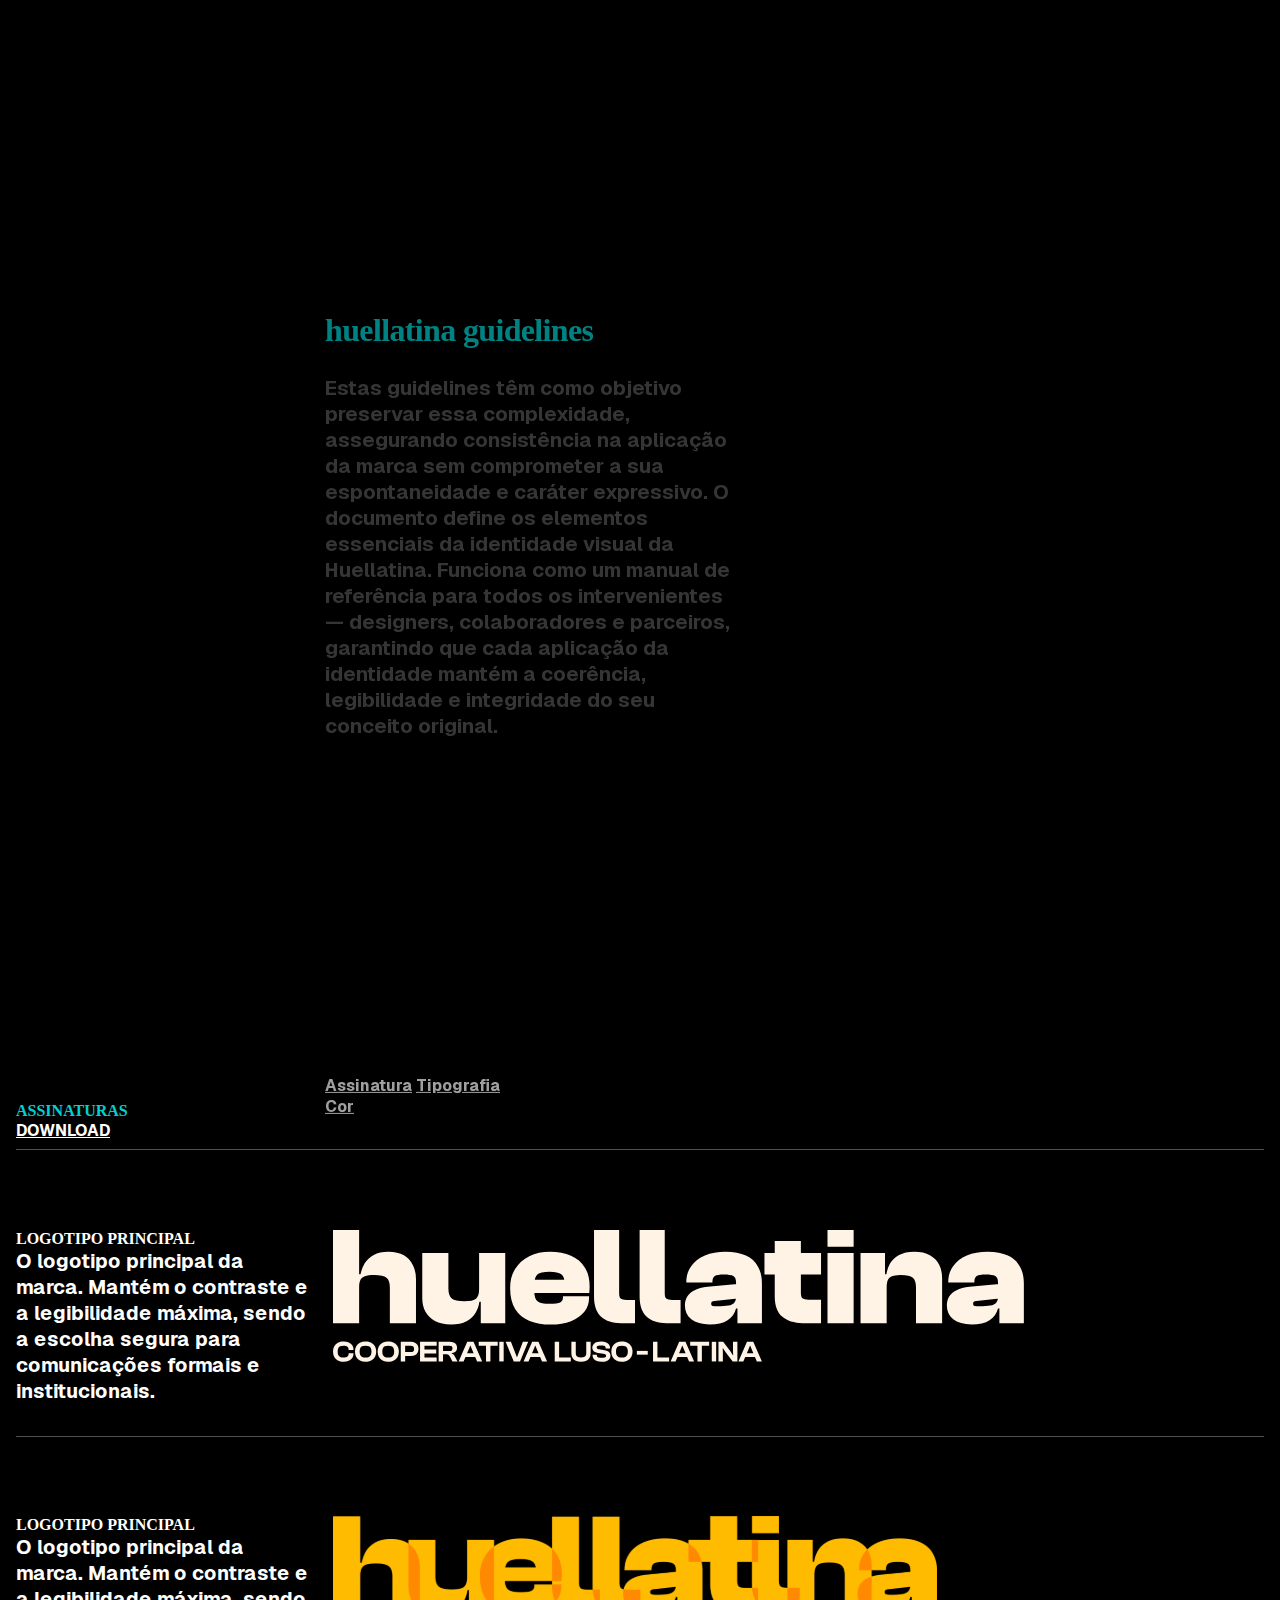
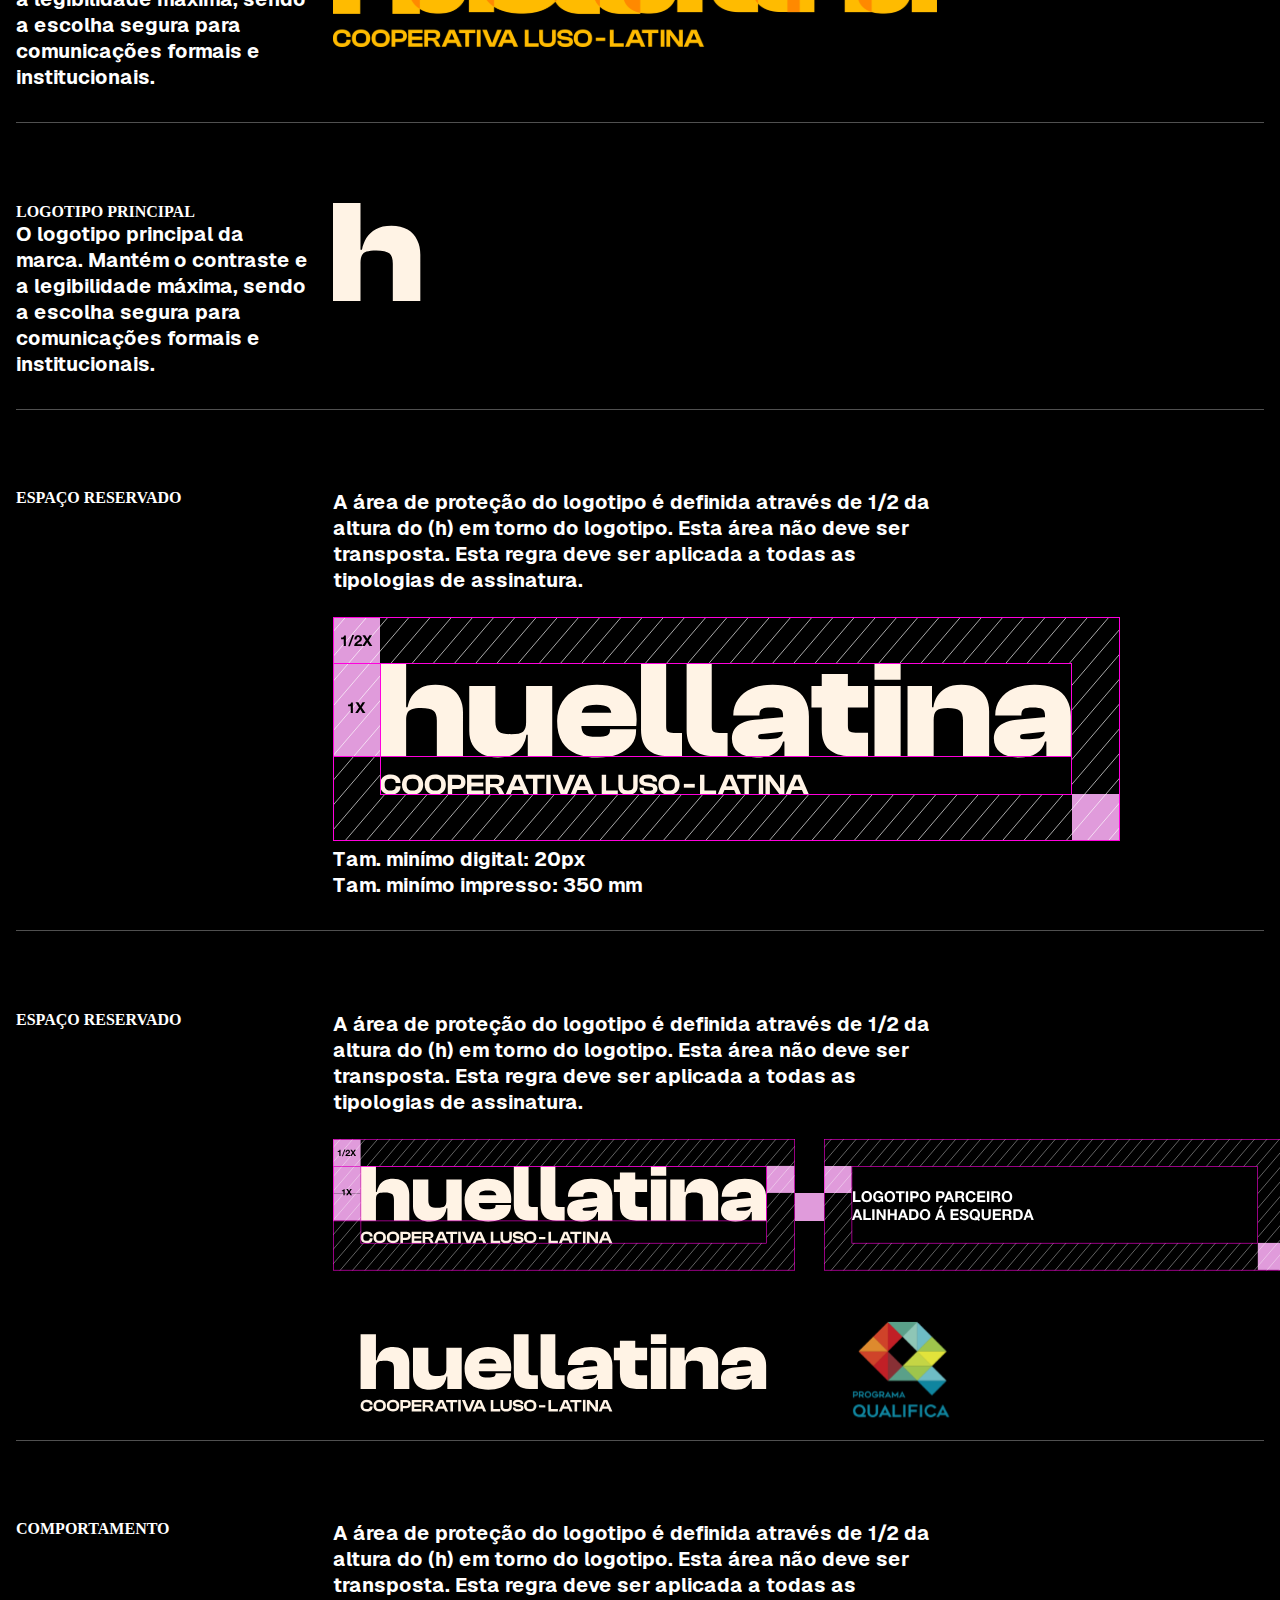
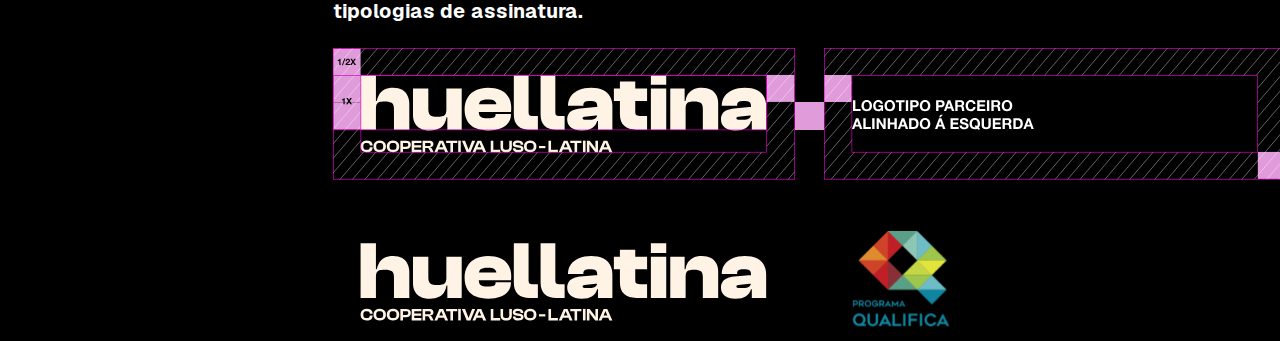
<file: index.html>
<!DOCTYPE html>
<html lang="en">
  <head>
    <meta charset="UTF-8" />
    <meta name="viewport" content="width=device-width, initial-scale=1.0" />
    <title>Huellatina Guidelines</title>
    <link rel="stylesheet" href="styles.css" />
  </head>

  <body>
   
<!-- HERO SECTION -->

    <div class="hero-section grid-container">
      <div>
        <h2 class="ciano a2">huellatina guidelines</h2>

        <p class="gb1 a2">
          Estas guidelines têm como objetivo preservar essa complexidade, assegurando consistência na aplicação da marca sem comprometer a sua espontaneidade e caráter expressivo.

        O documento define os elementos essenciais da identidade visual da Huellatina. Funciona como um manual de referência para todos os intervenientes — designers, colaboradores e parceiros, garantindo que cada aplicação da identidade mantém a coerência, legibilidade e integridade do seu conceito original.
        </p>

   


      </div>
    </div>

<div class="grid-container navbar a2 ">
         <nav>
           <a class="" href="#01">Assinatura</a>
           <a class="" href="#">Tipografia</a>
           <a class="" href="#">Cor</a>
         </nav>

</div>

<!-- HERO SECTION -->







<!--------------------------------------------------->

<!-- A . ASSINATURAS (INTRO SECÇÃO) -->

    <section class="sections" id="01">
      
        <div class="title01">
          <h3 class="subtitle">ASSINATURAS</h3>
          <a href="#" class="btn-download">DOWNLOAD</a>
        </div>

       <hr class="hr2">

  <!-- LOGOTIPO PRINCIPAL -->
      <div class="grid-container">
        <div class="title">
          <h4 class="subtitle">Logotipo Principal</h4>
          <p>
            O logotipo principal da marca. Mantém o contraste e a legibilidade máxima, sendo a escolha segura para comunicações formais e institucionais.
          </p>
        </div>
        
         <!--IMAGEM-->
        <div class="img-container" >
      
         <img src="images/A_01.svg" alt="Logotipo">
         </div>
      </div>

  <!-- LOGOTIPO SECUNDÁRIO-->

  <hr class="hr2">
  
  <div class="grid-container">
        <div class="title">
          <h4 class="subtitle">Logotipo Principal</h4>
          <p>
            O logotipo principal da marca. Mantém o contraste e a legibilidade máxima, sendo a escolha segura para comunicações formais e institucionais.
          </p>
        </div>
        
         <!--IMAGEM-->
        <div class="img-container" >
      
         <img src="images/A_02.svg" alt="Logotipo">
         </div>
    </div>

  <!-- ICON------------------------------->

   <hr class="hr2">
  
  <div class="grid-container">
        <div class="title">
          <h4 class="subtitle">Logotipo Principal</h4>
          <p>
            O logotipo principal da marca. Mantém o contraste e a legibilidade máxima, sendo a escolha segura para comunicações formais e institucionais.
          </p>
        </div>
        
         <!--IMAGEM-->
        <div class="img-container" >
      
         <img src="images/A_03.svg" alt="Logotipo">
         </div>
         </div>




    </section>

<!--------------------------------------------------->

<!-- 02. ESPAÇO RESERVADO-->

  <section class="sections">
      <hr>
      <div class="grid-container">
        <div class="title">
          <h4 class="subtitle">Espaço Reservado</h4>
        </div>
        <div class="info">
          <p>
            A área de proteção do logotipo é definida através de 1/2 da altura do (h) em torno do logotipo. Esta área não deve ser transposta.
            Esta regra deve ser aplicada a todas as tipologias de assinatura.
          </p>
        </div>

  <!--IMAGEM-->
        <div class="img-container" >
      
         <img src="images/A_04.svg" alt="Espaço reservado para logotipo">
         </div>

  <!--TAMANHOS-->

<div class="info">
          <p class="tecinfo">
            Tam. minímo digital:  20px <br>
            Tam. minímo impresso: 350 mm
          </p>
        </div>
      </div>
  </section>


<!--------------------------------------------------->

<!-- 03. ARTICULAÇÃO COM OUTRAS ENTIDADES-->

  <section class="sections">
      <hr>
      <div class="grid-container">
        <div class="title">
          <h4 class="subtitle">Espaço Reservado</h4>
        </div>
        <div class="info">
          <p>
            A área de proteção do logotipo é definida através de 1/2 da altura do (h) em torno do logotipo. Esta área não deve ser transposta.
            Esta regra deve ser aplicada a todas as tipologias de assinatura.
          </p>
        </div>

  <!--IMAGEM-->
        <div class="img-container" >
      
         <img src="images/A_05.svg" alt="Espaço reservado para logotipo">
         </div>
 </section>
         
<!--------------------------------------------------->

<!-- 04. COMPORTAMENTO-->

  <section class="sections">
      <hr>
      <div class="grid-container">
        <div class="title">
          <h4 class="subtitle">COMPORTAMENTO</h4>
        </div>
        <div class="info">
          <p>
            A área de proteção do logotipo é definida através de 1/2 da altura do (h) em torno do logotipo. Esta área não deve ser transposta.
            Esta regra deve ser aplicada a todas as tipologias de assinatura.
          </p>
        </div>

  <!--IMAGEM-->
        <div class="img-container" >
      
         <img src="images/A_05.svg" alt="Espaço reservado para logotipo">
         </div>
 </section>
         

   



   


    <script src="gsap.min.js"></script>
    <script src="ScrollTrigger.min.js"></script>
      <script src="script.js"></script>
  </body>
</html>
</file>
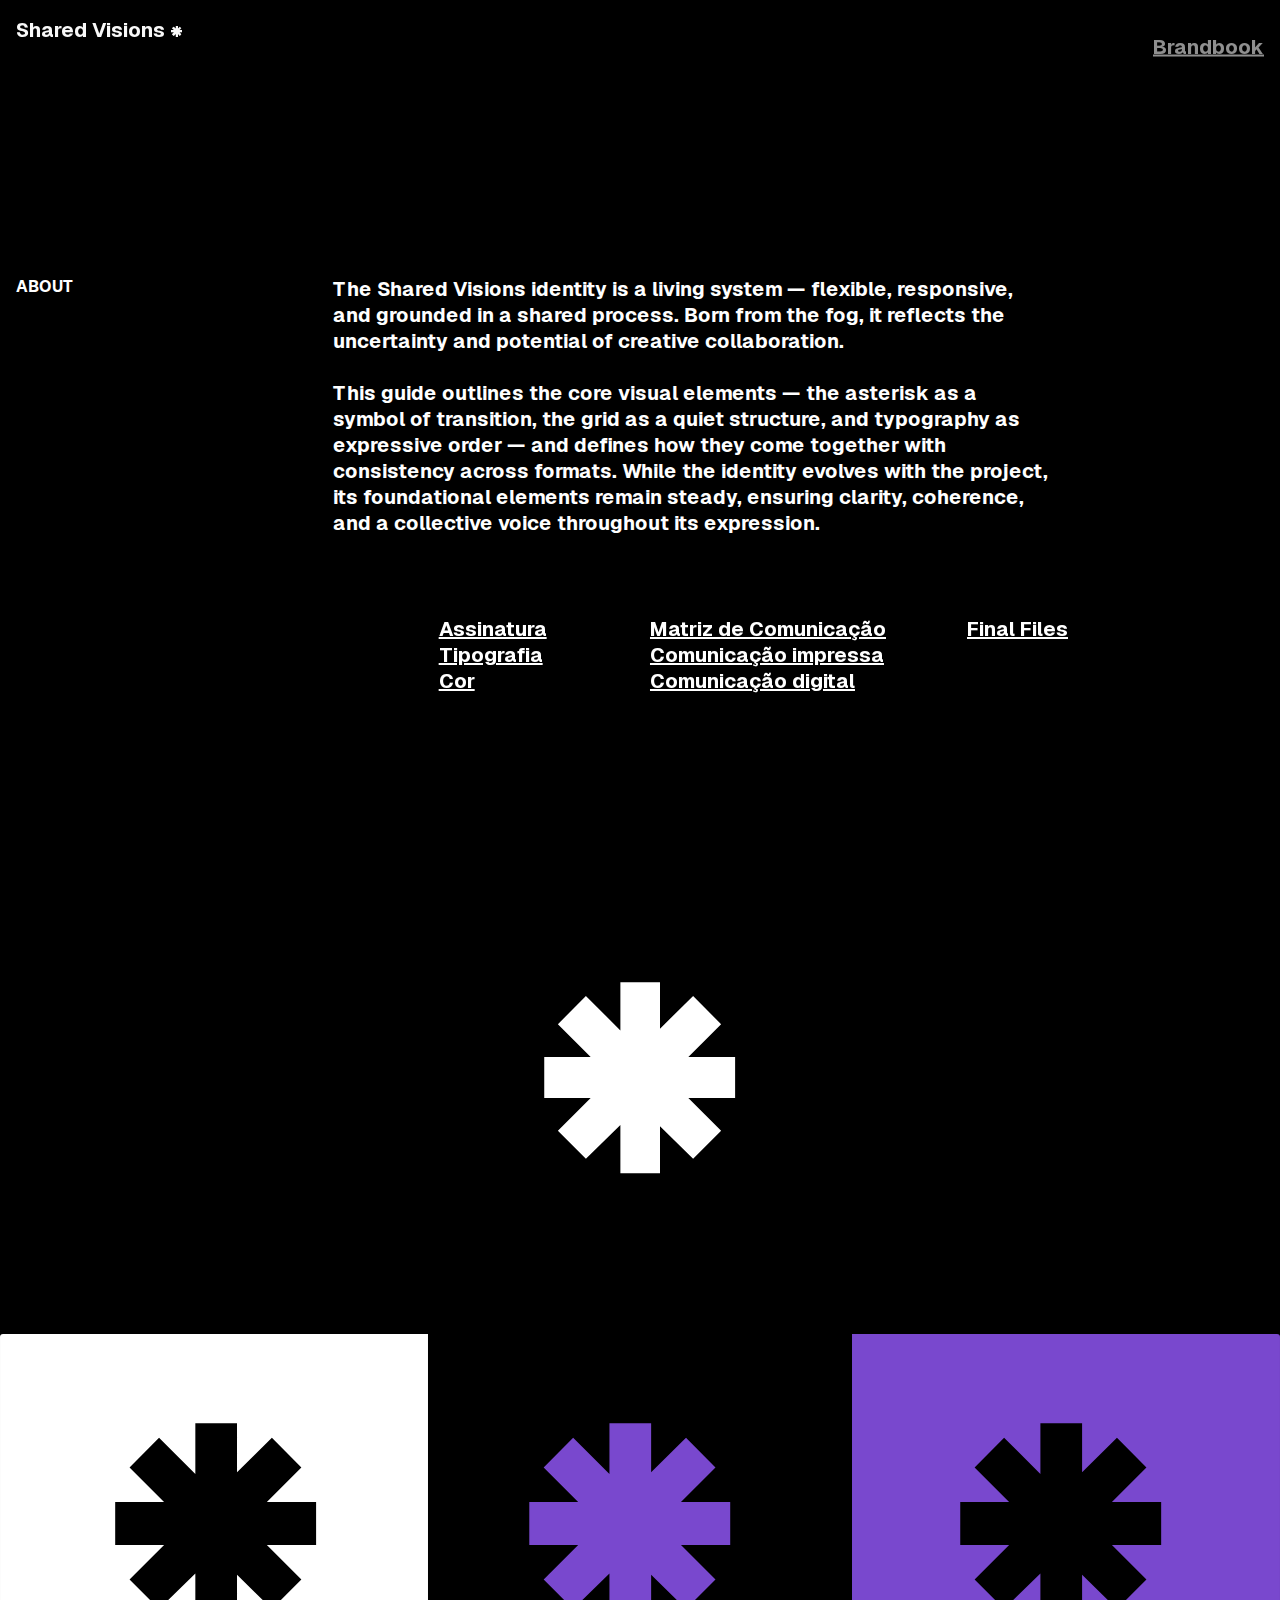
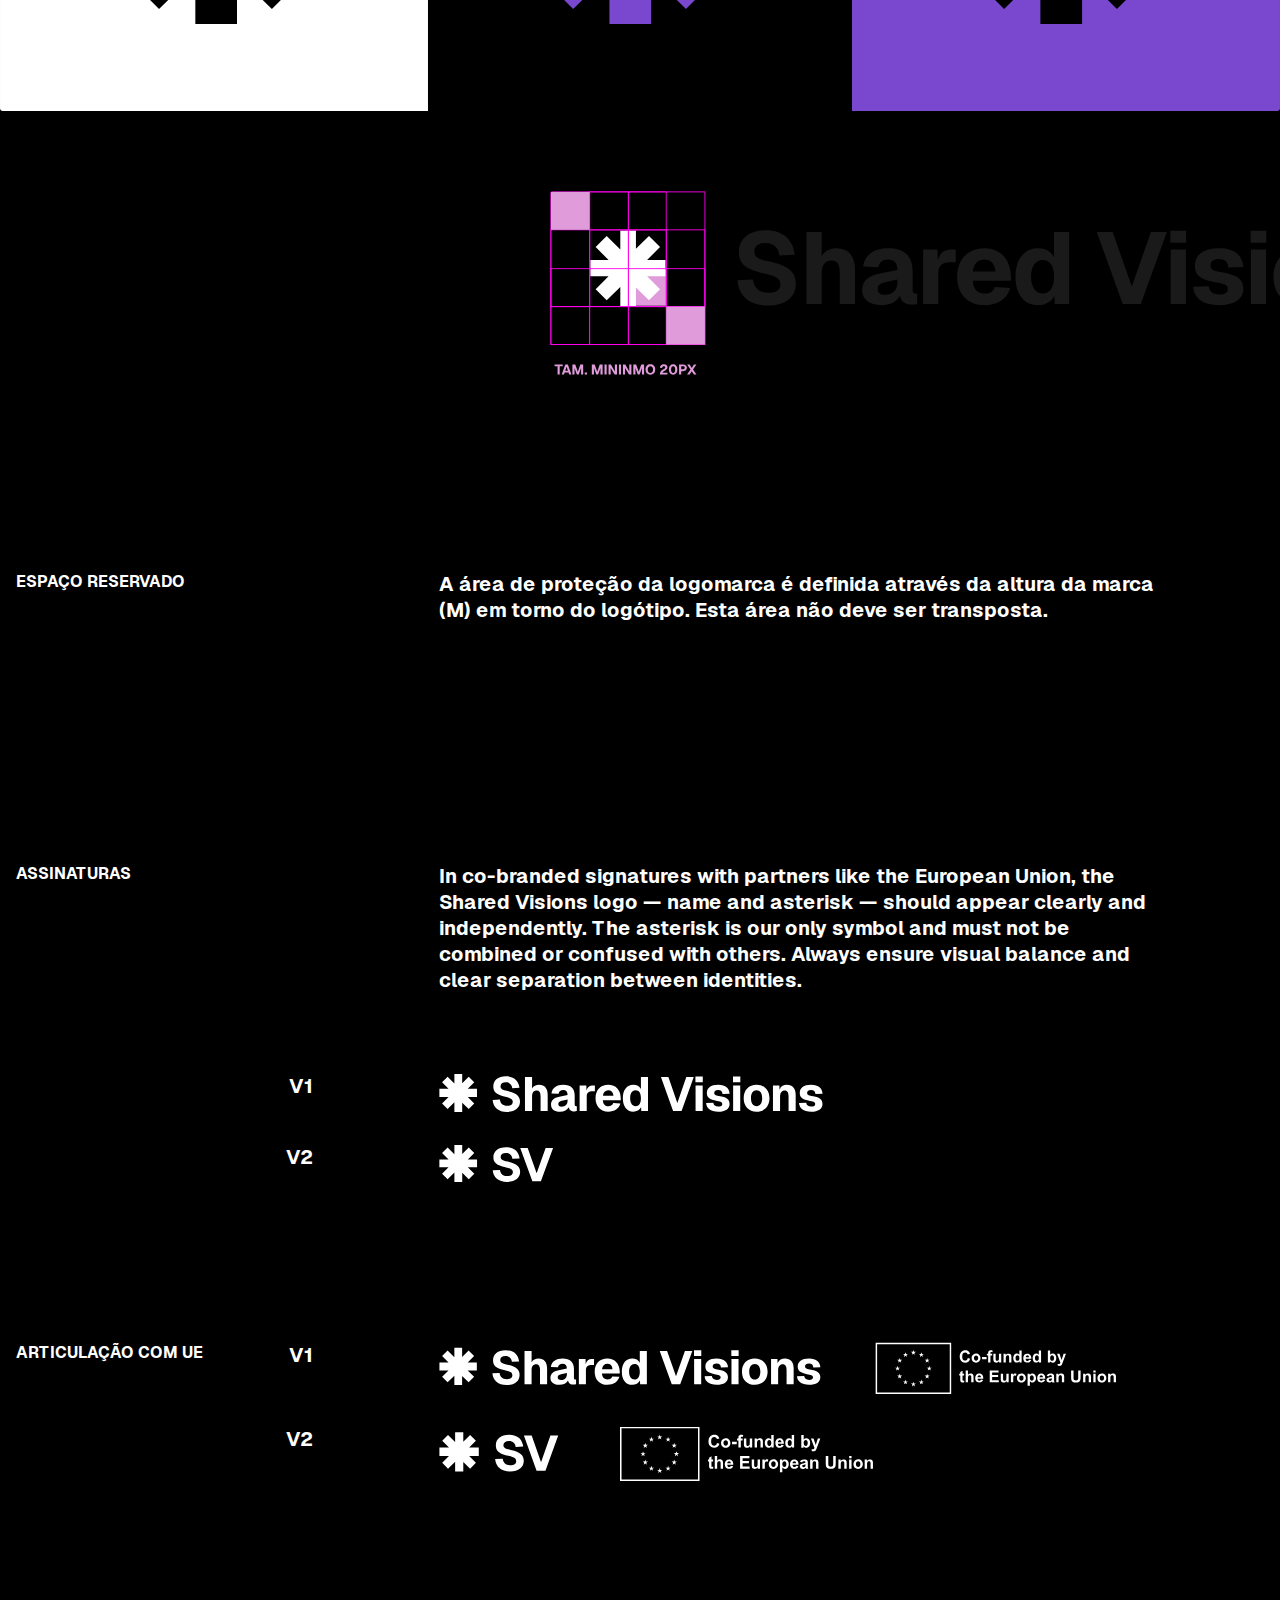
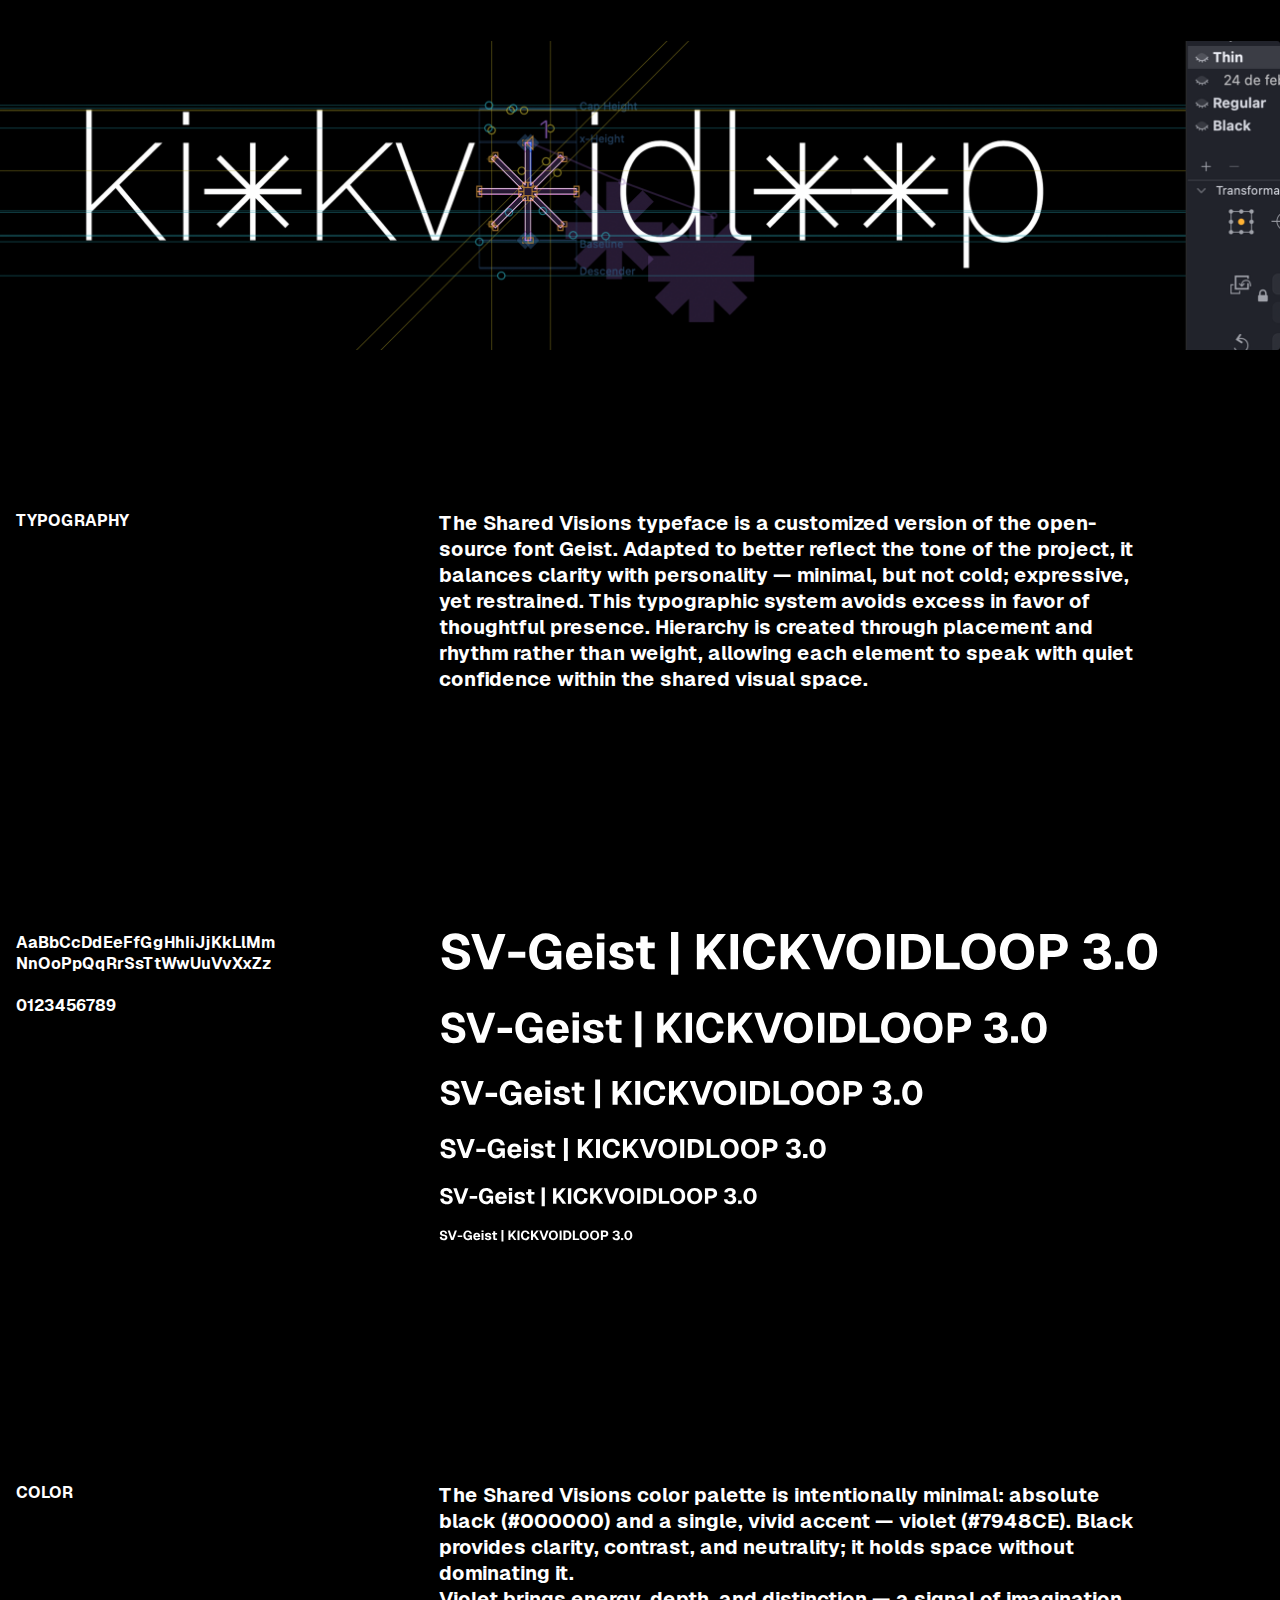
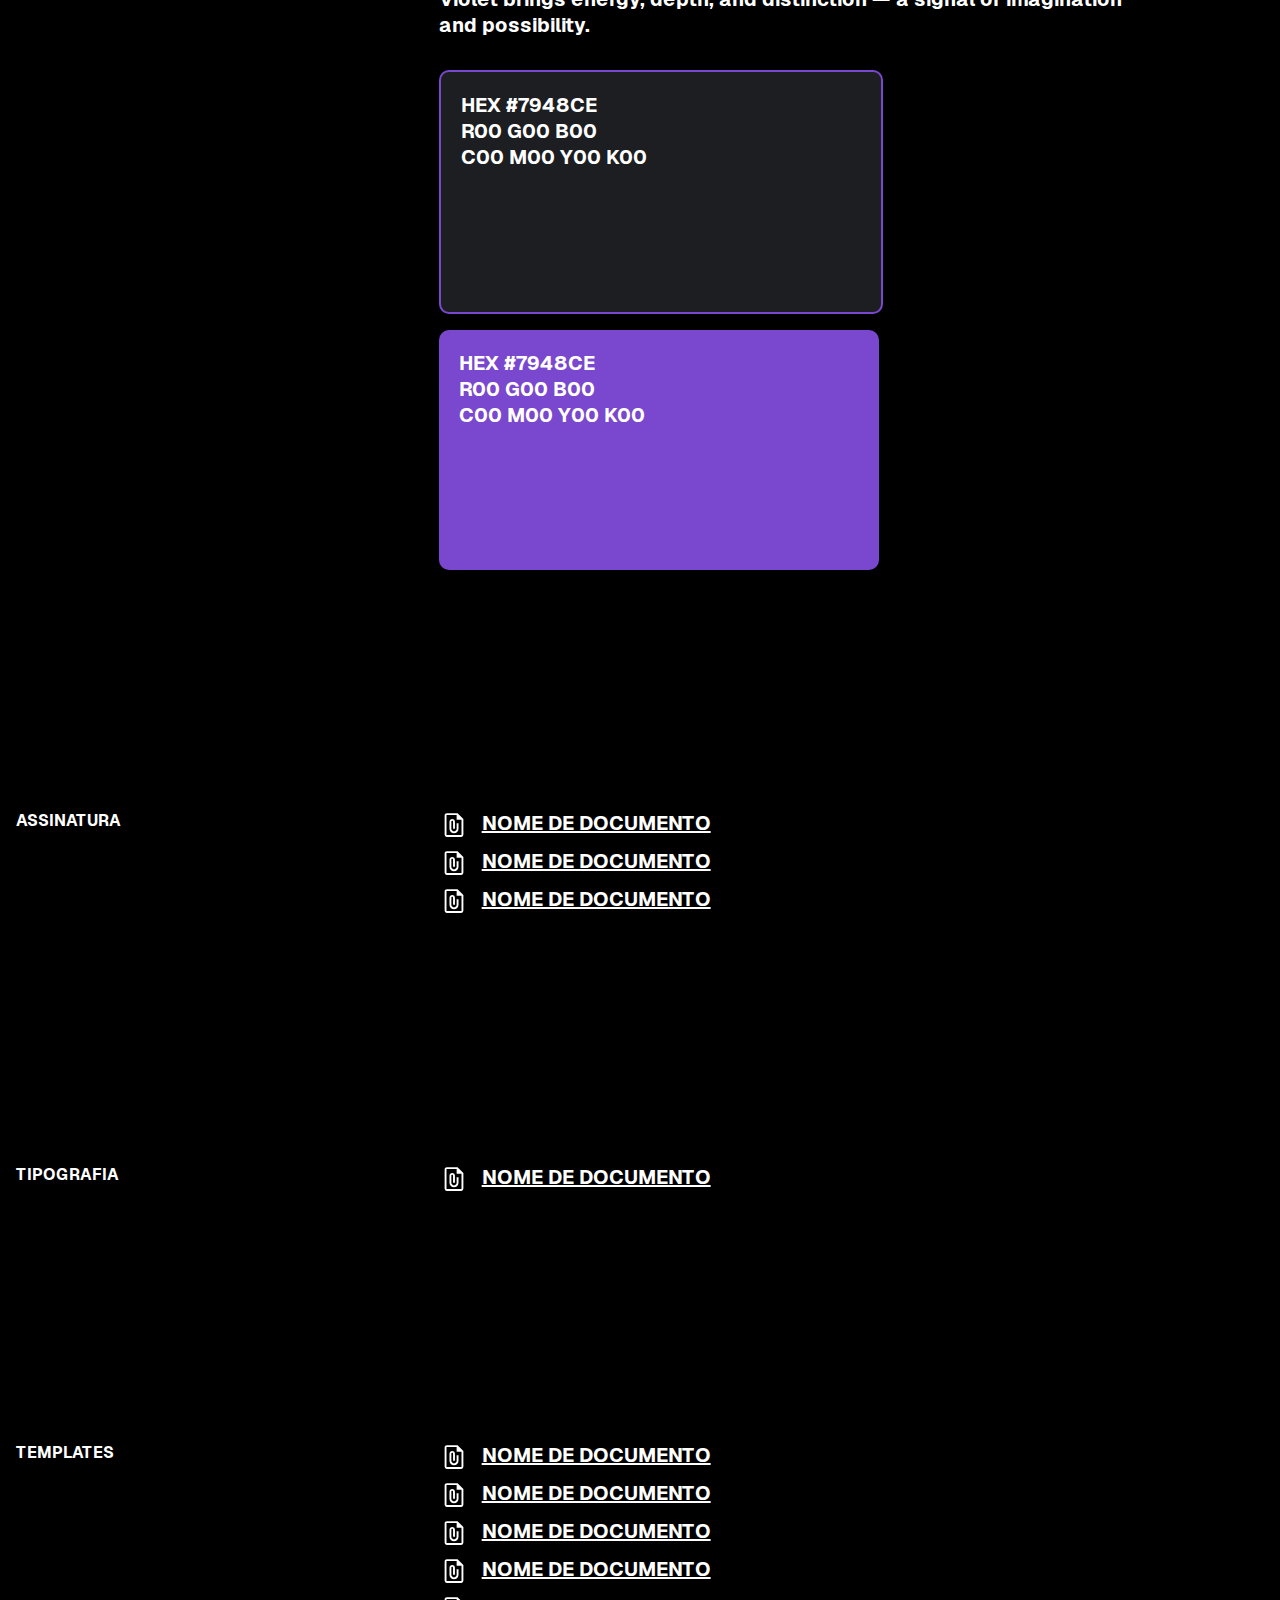
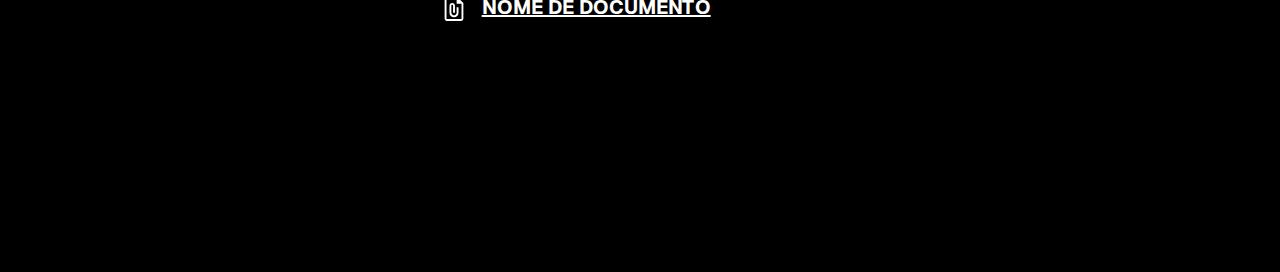
<file: brandbook.html>
<!DOCTYPE html>
<html lang="en">
  <head>
    <meta charset="UTF-8" />
    <meta name="viewport" content="width=device-width, initial-scale=1.0" />
    <title>Shared Visions Brandbook</title>
    <link rel="stylesheet" href="BBKstyles.css" />
  </head>

  <body>
    <nav class="sections grid-container navbar">
      <h1 class="a1">Shared Visions *</h1>
      <a class="a3" href="#idguidelines">Brandbook</a>
    </nav>

    <section id="info">
      <div class="grid-container">
        <div class="title">
          <p class="subtitle">About</p>
        </div>
        <div class="intro">
          <p>
            The Shared Visions identity is a living system — flexible,
            responsive, and grounded in a shared process. Born from the fog, it
            reflects the uncertainty and potential of creative collaboration.<br />
            <br />
            This guide outlines the core visual elements — the asterisk as a
            symbol of transition, the grid as a quiet structure, and typography
            as expressive order — and defines how they come together with
            consistency across formats. While the identity evolves with the
            project, its foundational elements remain steady, ensuring clarity,
            coherence, and a collective voice throughout its expression.
          </p>
        </div>
      </div>
    </section>

    <section class="grid-container stick2">
      <p id="bar1">
        <a href="#">Assinatura</a> <br />
        <a href="#">Tipografia</a> <br />
        <a href="#">Cor</a> <br />
      </p>

      <p id="bar2">
        <a href="#">Matriz de Comunicação</a> <br />
        <a href="#">Comunicação impressa</a> <br />
        <a href="#">Comunicação digital</a> <br />
      </p>

      <p id="bar3">
        <a href="#">Final Files</a>
      </p>
    </section>

    <div id="smooth-wrapper">
      <div id="smooth-content">
        <div class="reveal-img" id="logo">
          <div><img src="images/img23.svg" alt="" /></div>
        </div>

        <div>
          <div><img src="images/img24.svg" alt="" /></div>
        </div>

        <div class="logo-grid-div">
          <div><img src="images/img25.svg" alt="" /></div>
        </div>
      </div>
    </div>

    <section class="sections">
      <div class="grid-container">
        <div class="title">
          <p class="subtitle">Espaço Reservado</p>
        </div>
        <div class="info">
          <p>
            A área de proteção da logomarca é definida através da altura da
            marca (M) em torno do logótipo. Esta área não deve ser transposta.
          </p>
        </div>
      </div>
    </section>

    <section class="sections">
      <div class="grid-container">
        <div class="title">
          <p class="subtitle">Assinaturas</p>
        </div>
        <div class="info">
          <p>
            In co-branded signatures with partners like the European Union, the
            Shared Visions logo — name and asterisk — should appear clearly and
            independently. The asterisk is our only symbol and must not be
            combined or confused with others. Always ensure visual balance and
            clear separation between identities.
          </p>
        </div>

        <div class="versions">
          <p>V1</p>
        </div>

        <div class="comp first">
          <div><img src="images/img26.svg" alt="" /></div>
        </div>

        <div class="versions">
          <p>V2</p>
        </div>

        <div class="comp second">
          <div><img src="images/img27.svg" alt="" /></div>
        </div>
      </div>
    </section>

    <section class="sections">
      <div class="grid-container">
        <div class="title">
          <p class="subtitle">Articulação com UE</p>
        </div>

        <div class="versions">
          <p>V1</p>
        </div>

        <div class="comp third">
          <div><img src="images/img28.svg" alt="" /></div>
        </div>

        <div class="versions">
          <p>V2</p>
        </div>

        <div class="comp fourth">
          <div><img src="images/img29.svg" alt="" /></div>
        </div>
      </div>
    </section>

    <div id="smooth-wrapper">
      <div id="smooth-content">
        <div class="img-full">
          <div><img src="images/img30.png" alt="" /></div>
        </div>
      </div>
    </div>

    <section class="sections">
      <div class="grid-container">
        <div class="title">
          <p class="subtitle">Typography</p>
        </div>
        <div class="info">
          <p>
            The Shared Visions typeface is a customized version of the
            open-source font Geist. Adapted to better reflect the tone of the
            project, it balances clarity with personality — minimal, but not
            cold; expressive, yet restrained. This typographic system avoids
            excess in favor of thoughtful presence. Hierarchy is created through
            placement and rhythm rather than weight, allowing each element to
            speak with quiet confidence within the shared visual space.
          </p>
        </div>
      </div>
    </section>

    <section class="sections">
      <div class="grid-container">
        <div class="title">
          <p class="subtitle" style="text-transform: capitalize">
            AaBbCcDdEeFfGgHhIiJjKkLlMm<br />
            NnOoPpQqRrSsTtWwUuVvXxZz<br />
            <br />
            0123456789
          </p>
        </div>
        <div class="info">
          <div><img src="images/img31.svg" alt="" /></div>
        </div>
      </div>
    </section>

    <section class="sections">
      <div class="grid-container">
        <div class="title">
          <p class="subtitle">Color</p>
        </div>

        <div class="info">
          <p>
            The Shared Visions color palette is intentionally minimal: absolute
            black (#000000) and a single, vivid accent — violet (#7948CE). Black
            provides clarity, contrast, and neutrality; it holds space without
            dominating it.<br />
            Violet brings energy, depth, and distinction — a signal of
            imagination and possibility.
          </p>

          <div id="card1">
            <p>
              HEX #7948CE<br />
              R00 G00 B00<br />
              C00 M00 Y00 K00
            </p>
          </div>

          <div id="card2">
            <p>
              HEX #7948CE<br />
              R00 G00 B00<br />
              C00 M00 Y00 K00
            </p>
          </div>
        </div>
      </div>
    </section>

    <section class="sections">
      <div class="grid-container">
        <div class="title">
          <p class="subtitle">Assinatura</p>
        </div>

        <div class="info">
          <div class="links">
            <img src="images/img32.svg" />
            <a href="">Nome de documento</a>
          </div>

          <div class="links">
            <img src="images/img32.svg" />
            <a href="">Nome de documento</a>
          </div>

          <div class="links">
            <img src="images/img32.svg" />
            <a href="">Nome de documento</a>
          </div>
        </div>
      </div>
    </section>

    <section class="sections">
      <div class="grid-container">
        <div class="title">
          <p class="subtitle">Tipografia</p>
        </div>

        <div class="info">
          <div class="links">
            <img src="images/img32.svg" />
            <a href="">Nome de documento</a>
          </div>
        </div>
      </div>
    </section>

    <section class="sections">
      <div class="grid-container">
        <div class="title">
          <p class="subtitle">Templates</p>
        </div>

        <div class="info">
          <div class="links">
            <img src="images/img32.svg" />
            <a href="">Nome de documento</a>
          </div>

          <div class="links">
            <img src="images/img32.svg" />
            <a href="">Nome de documento</a>
          </div>

          <div class="links">
            <img src="images/img32.svg" />
            <a href="">Nome de documento</a>
          </div>

          <div class="links">
            <img src="images/img32.svg" />
            <a href="">Nome de documento</a>
          </div>

          <div class="links">
            <img src="images/img32.svg" />
            <a href="">Nome de documento</a>
          </div>
        </div>
      </div>
    </section>

    <script src="gsap.min.js"></script>
    <script src="ScrollTrigger.min.js"></script>
    <script src="script.js"></script>
  </body>
</html>
</file>
<file: styles.css>
@font-face {
  font-family: SV-Geist;
  src: url(fonts/SV-Geist.ttf);
}

html,
body {
  margin: 0;
  padding: 0;
  max-width: 4000px;
  margin: 0 auto;
  font-family: SV-Geist, Helvetica, sans-serif;
  font-weight: bold;
  background: black;
  background-size: cover;
  animation: gradient 7s ease infinite;
  width: 100%;
  height: auto;
}

a {
  text-decoration: underline;
  color: #fff;
}

.sections {
  padding: 0 1em;
}

.grid-container {
  display: grid;
  grid-template-columns: repeat(12, 1fr);
  column-gap: 20px;
  margin: 0;
}

nav{
  grid-column: 4/6;
}




h2{
color: #00D1D1;
font-family: "Helvetica Neue";
font-size: 32px;
font-style: normal;
font-weight: 700;
line-height: normal;
letter-spacing: -0.64px;
}

h3{
color: #00D1D1;
font-family: "Helvetica Neue";
font-size: 18px;
font-style: normal;
font-weight: 700;
line-height: normal;
text-transform: uppercase;
margin: 0;

}

h4{
color: #ffffff;
font-family: "Helvetica Neue";
font-size: 18px;
font-style: normal;
font-weight: 700;
line-height: normal;
text-transform: uppercase;
margin: 0;
}

p {
  font-size: 20px;
  color: #fff;
  margin: 0;
}


/* ------------------HERO */
.hero-section {
  height: 100vh;
}

.hero-section div {
  grid-column: 4 / 8;
  margin-top: 30vh;
}

/* ------------------HERO */


/* -------------------------- NAV BAR */

.navbar {
  position: sticky;
  top: 1em;
  width: auto;
  margin-top: 10em;
  mix-blend-mode: difference;
  z-index: 10;

}

h1 {
  grid-column: 1 / 3;
}

nav a {
  grid-column: 12 / 13;
  justify-self: end;
}

/* -------------------------- NAV BAR */


hr {
  height: 0.5px;
  border:none;
  background-color: #505050;
  width: 100%; /* largura da linha */
  margin-bottom: 80px;

}


.img-container{
width: 100%;
height: auto;
grid-column:4/span 6;
}


.subtitle {
  text-transform: uppercase;
  font-size: 16px;
}

.gb1 {
  color: rgb(85, 85, 85);
}

.fright {
  justify-self: end;
}

.title {
  grid-column: 1 / span 3;
  margin-bottom: 24px;
}

.info {
  grid-column: 4 / span 6;
  margin-bottom: 24px;
}

#info {
  padding-bottom: 10em;
}

.img-grid {
  column-gap: 1rem;
  padding-top: 1rem;
}

.cols-1 {
  column-count: 1;
}

.cols-2 {
  column-count: 2;
}

.grid-item {
  break-inside: avoid;
}

.stick {
  mix-blend-mode: difference;
  top: 0.8em;
  margin-left: 50em;
  position: sticky;
    z-index: 10;

}

.stick2 {
  mix-blend-mode: difference;
  top: 0.8em;
  margin-left: 50em;
  margin-bottom: 2em;
  position: sticky;
  z-index: 10;

}

@media (max-width: 600px) {
  .grid-container {
    display: grid;
    grid-template-columns: repeat(5, 1fr);
    column-gap: 13px;
  }

  .hero-section{
    padding: 3em 1em 0 1em;
    height: 60vh;
  }

  .hero-section div {
    grid-column: 1 / 6;
  }

 
  p {
    font-size: 18px;
    color: #fff;
    margin: 0;
  }

  .subtitle {
    font-size: 13px;
  }

  h1 {
    grid-column: 1 / 5;
  }

  .navbar {
    margin-top: 35vh;
  }

  nav a{
    grid-column: 5 / 6;
  }

  .title{
    grid-column: 1 / 6;
  }

  .info{
    grid-column: 1 / 6;
  }

  .stick {
    margin-left: 0em;
  }

  .stick2 {
    top: 4em;
    margin: 1.5em 0em;
  }

  #info {
    padding-bottom: 5em;
  }

}
</file>
<file: BBKstyles.css>
@font-face {
  font-family: SV-Geist;
  src: url(fonts/SV-Geist.ttf);
}

html,
body {
  margin: 0;
  padding: 0;
  max-width: 4000px;
  margin: 0 auto;
  font-family: SV-Geist, Helvetica, sans-serif;
  font-weight: bold;
  background: black;
  background-size: cover;
  animation: gradient 7s ease infinite;
  width: 100%;
  height: auto;
}

a {
  text-decoration: underline;
  color: #fff;
}

.sections {
  padding: 0 1em;
  margin: 10em 0;
}

.grid-container {
  display: grid;
  grid-template-columns: repeat(12, 1fr);
  column-gap: 20px;
}

h1,
h2,
h3,
h4,
a,
p {
  font-size: 20px;
  color: #fff;
  margin: 0;
}

/* -------------------------- NAV BAR */

.navbar {
  position: sticky;
  top: 1em;
  width: auto;
  margin-top: 0vh;
  mix-blend-mode: difference;
  z-index: 10;
}

h1 {
  grid-column: 1 / 3;
}

nav a {
  grid-column: 12 / 13;
  justify-self: end;
}

/* -------------------------- NAV BAR */

/* ------------------HERO */
.hero-section {
  position: inherit;
  margin-top: -1.5em;
  height: 70vh;
}

.hero-section div {
  grid-column: 4 / 8;
}

/* ------------------HERO */

.subtitle {
  text-transform: uppercase;
  font-size: 16px;
}

.gb1 {
  color: rgb(85, 85, 85);
}

.fright {
  justify-self: end;
}

.title {
  grid-column: 1 / span 2;
  margin-bottom: 24px;
}

.intro {
  grid-column: 4 / 11;
}

.info {
  grid-column: 5 / 12;
  margin-bottom: 5em;
}

#info {
  padding: 0 1em;
  padding-top: 10vh;
}

#bar1 {
  grid-column: 5 / 7;
}

#bar2 {
  grid-column: 7 / 10;
}

#bar3 {
  grid-column: 10 / 12;
}

#logo {
  width: 15vw;
  display: block;
  margin: auto;
  padding: 5em 0 10em 0;
}

.logo-grid-div {
  padding: 5em 0 2em 0;
  position: relative;
  width: 100vw;
  /* height: 25vw; manually adjust this to fit your scaled image */
  overflow: hidden;
}

.logo-grid-div img {
  display: block;
  margin-left: 43vw;
  transform-origin: left center;
  width: 70vw;
  height: auto;
}

img {
  width: 100%;
  display: block;
  border-radius: 3px;
}

.stick {
  mix-blend-mode: difference;
  top: 0.8em;
  margin-left: 50em;
  position: sticky;
  z-index: 10;
}

.stick2 {
  mix-blend-mode: difference;
  top: 0.8em;
  position: sticky;
  z-index: 10;
  padding: 0 1em;
  margin: 5em 0 13em 0;
}

.versions {
  grid-column: 3 / 4;
  text-align: right;
}

.sign-img img {
  width: 30vw;
}

.comp {
  grid-column: 5/ 13;
}

.first img {
  width: 30vw;
  margin-bottom: 2em;
}

.second img {
  width: 9vw;
}

.third img {
  width: 53vw;
  margin-bottom: 2em;
}
.fourth img {
  width: 34vw;
}

#card1 {
  border-radius: 10px;
  background: #1c1e21;
  border: 2px solid #7948ce;
  padding: 20px;
  width: 400px;
  height: 200px;
  margin-top: 2em;
}

#card2 {
  border-radius: 10px;
  background: #7948ce;
  padding: 20px;
  width: 400px;
  height: 200px;
  margin-top: 1em;
}

.links {
  display: flex;
  gap: 13px;
  text-transform: uppercase;
  padding-bottom: 0.5em;
}

.links img {
  width: 30px;
}

@media (max-width: 600px) {
  .grid-container {
    display: grid;
    grid-template-columns: repeat(5, 1fr);
    column-gap: 13px;
  }

  .hero-section {
    padding: 3em 1em 0 1em;
    height: 60vh;
  }

  .hero-section div {
    grid-column: 1 / 6;
  }

  h1,
  h2,
  h3,
  h4,
  a,
  p {
    font-size: 18px;
    color: #fff;
    margin: 0;
  }

  .subtitle {
    font-size: 13px;
  }

  h1 {
    grid-column: 1 / 5;
  }

  nav a {
    grid-column: 5 / 6;
  }

  .title {
    grid-column: 1 / 6;
  }

  .intro{
    grid-column: 1 / 6;
  }

  .info {
    grid-column: 1 / 6;
    margin-bottom: 2em;
  }

  #logo{
    padding: 3em 0 5em 0;
  }

  .logo-grid-div img {
    margin-left: 39vw;
    width: 130vw;
  }

  .sections{
    margin: 0 0 3em 0;
    padding: 0 0.7em;
  }

  .stick {
    margin-left: 0em;
    padding: 0 0.7em;
  }

  .stick2 {
    top: 4em;
    margin: 1.5em 0em;
    padding: 0 0.7em;
  }

  #info {
    padding: 2em 0.7em 3em 0.7em;
  }

  .versions{
    grid-column: 1 / 2;
    text-align: left;
    padding-bottom: 1em;
  }

  #bar1 {
    grid-column: 1 / 3;
  }
  
  #bar2 {
    grid-column: 3 / 6;
  }
  
  #bar3 {
    grid-column: 3 / 6;
  }

  .comp{
    grid-column: 2 / 6;
  }

  .first img {
    width: 45vw;
  }
  
  .second img {
    width: 14vw;
  }
  
  .third img {
    width: 73vw;
  }
  .fourth img {
    width: 45vw;
  }

  #card1{
    width: auto;
  }

  #card2{
    width: auto;
  }

  .img-full{
    padding-bottom: 3em;
  }
}
</file>
